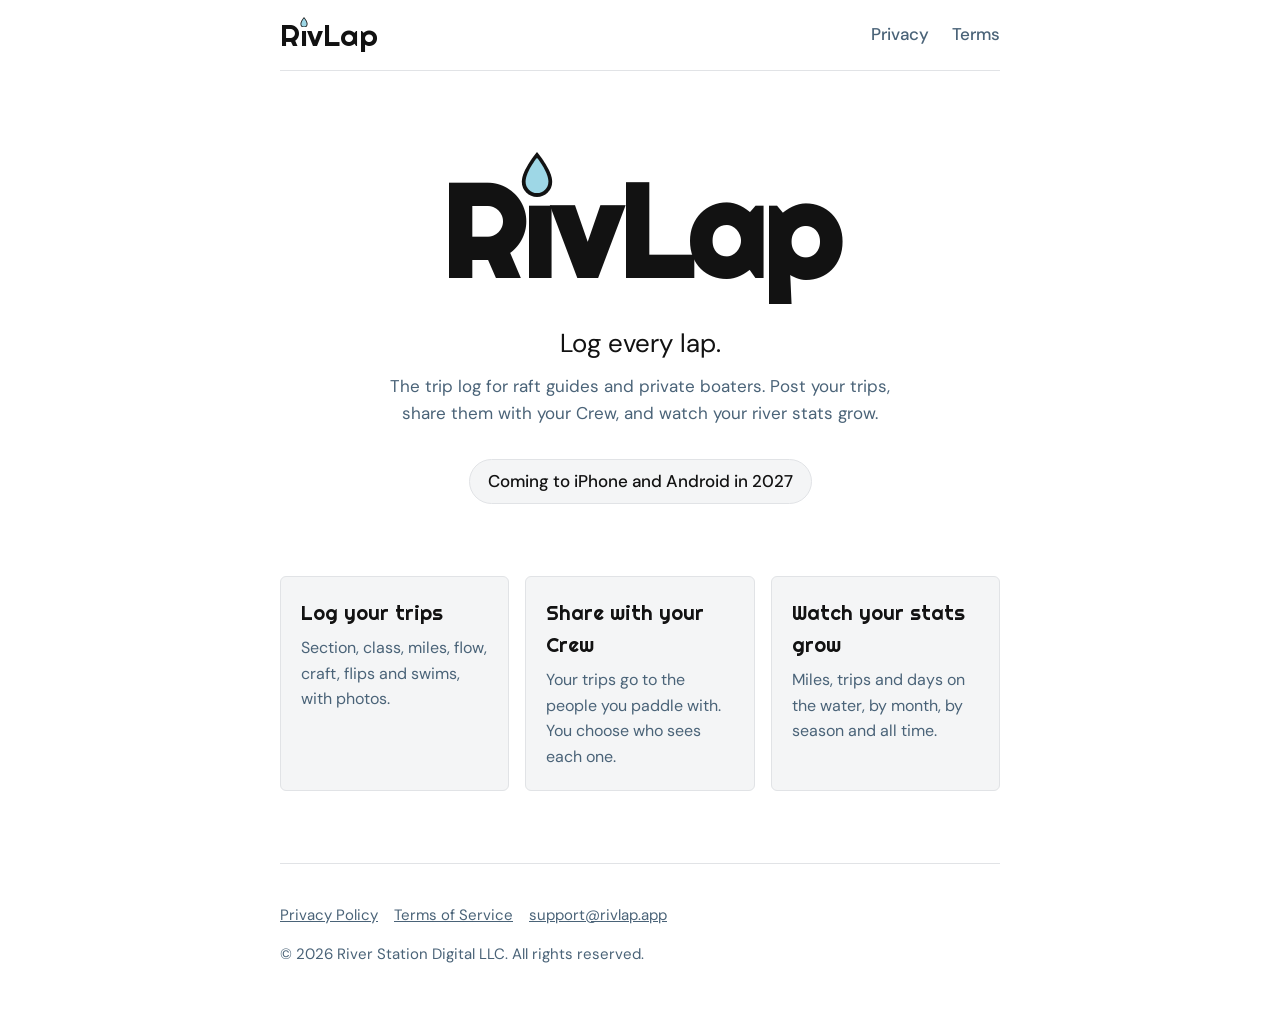
<file: index.html>
<!doctype html>
<html lang="en">
<head>
<meta charset="utf-8">
<meta name="viewport" content="width=device-width, initial-scale=1">
<title>RivLap</title>
<meta name="description" content="RivLap is the trip log for whitewater boaters. Log every lap, share it with your Crew, and watch your river stats grow. Coming 2027.">
<link rel="preconnect" href="https://fonts.googleapis.com">
<link rel="preconnect" href="https://fonts.gstatic.com" crossorigin>
<link href="https://fonts.googleapis.com/css2?family=DM+Sans:wght@400;500;700&family=Righteous&display=swap" rel="stylesheet">
<link rel="stylesheet" href="/style.css">
</head>
<body>
<div class="wrap">
  <header class="site">
    <a class="logo" href="/" aria-label="RivLap home">R<span class="i">ı<svg class="drop" viewBox="0 0 100 132" aria-hidden="true"><path class="o" d="M50 0C50 0 6 52 6 86a44 44 0 0 0 88 0C94 52 50 0 50 0Z"/><path class="f" d="M50 17C50 17 17 58 17 86a33 33 0 0 0 66 0C83 58 50 17 50 17Z"/></svg></span>vLap</a>
    <nav aria-label="Main">
      <a href="/privacy/">Privacy</a>
      <a href="/terms/">Terms</a>
    </nav>
  </header>

  <main>
    <section class="hero">
      <h1 class="logo" aria-label="RivLap">R<span class="i">ı<svg class="drop" viewBox="0 0 100 132" aria-hidden="true"><path class="o" d="M50 0C50 0 6 52 6 86a44 44 0 0 0 88 0C94 52 50 0 50 0Z"/><path class="f" d="M50 17C50 17 17 58 17 86a33 33 0 0 0 66 0C83 58 50 17 50 17Z"/></svg></span>vLap</h1>
      <p class="tagline">Log every lap.</p>
      <p class="sub">The trip log for raft guides and private boaters. Post your trips, share them with your Crew, and watch your river stats grow.</p>
      <span class="badge">Coming to iPhone and Android in 2027</span>
    </section>

    <section class="features" aria-label="Features">
      <div><h2>Log your trips</h2><p>Section, class, miles, flow, craft, flips and swims, with photos.</p></div>
      <div><h2>Share with your Crew</h2><p>Your trips go to the people you paddle with. You choose who sees each one.</p></div>
      <div><h2>Watch your stats grow</h2><p>Miles, trips and days on the water, by month, by season and all time.</p></div>
    </section>
  </main>

  <footer class="site">
    <p><a href="/privacy/">Privacy Policy</a><a href="/terms/">Terms of Service</a><a href="mailto:support@rivlap.app">support@rivlap.app</a></p>
    <p>&copy; 2026 River Station Digital LLC. All rights reserved.</p>
  </footer>
</div>
</body>
</html>
</file>
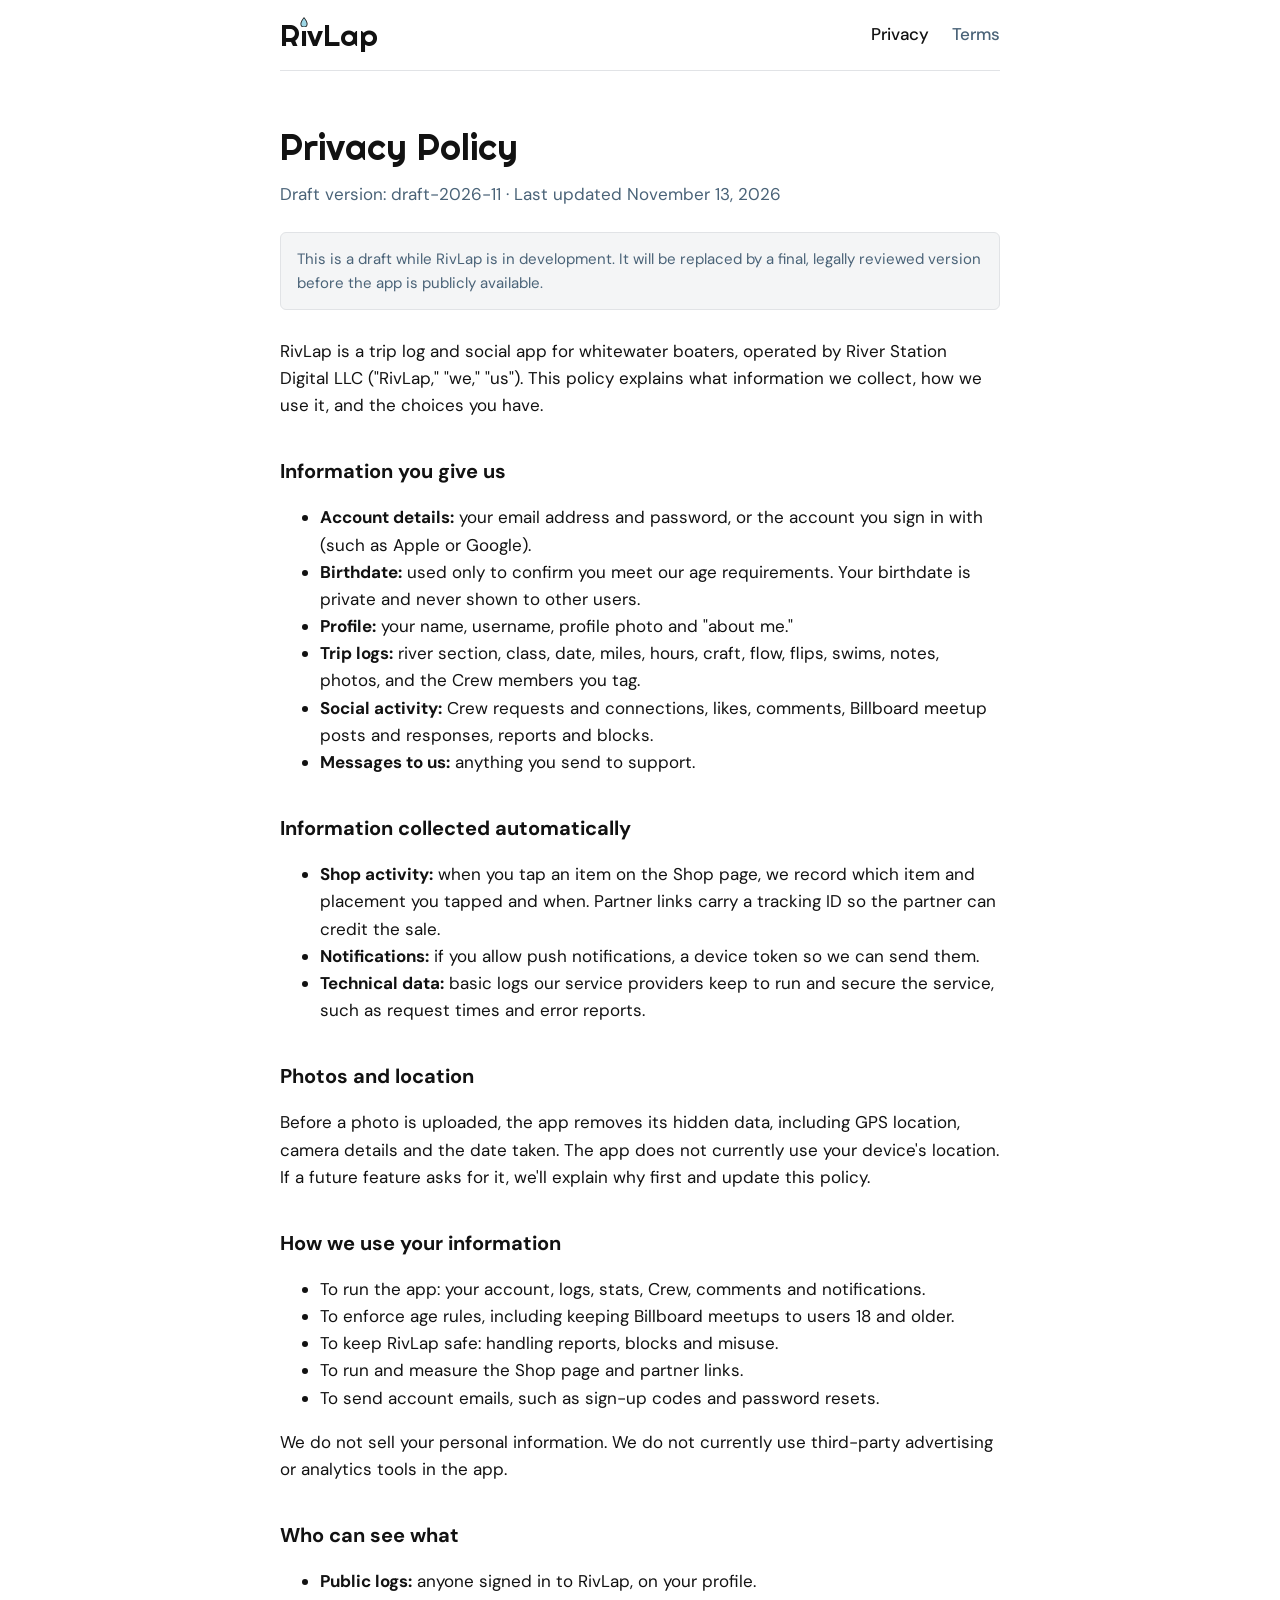
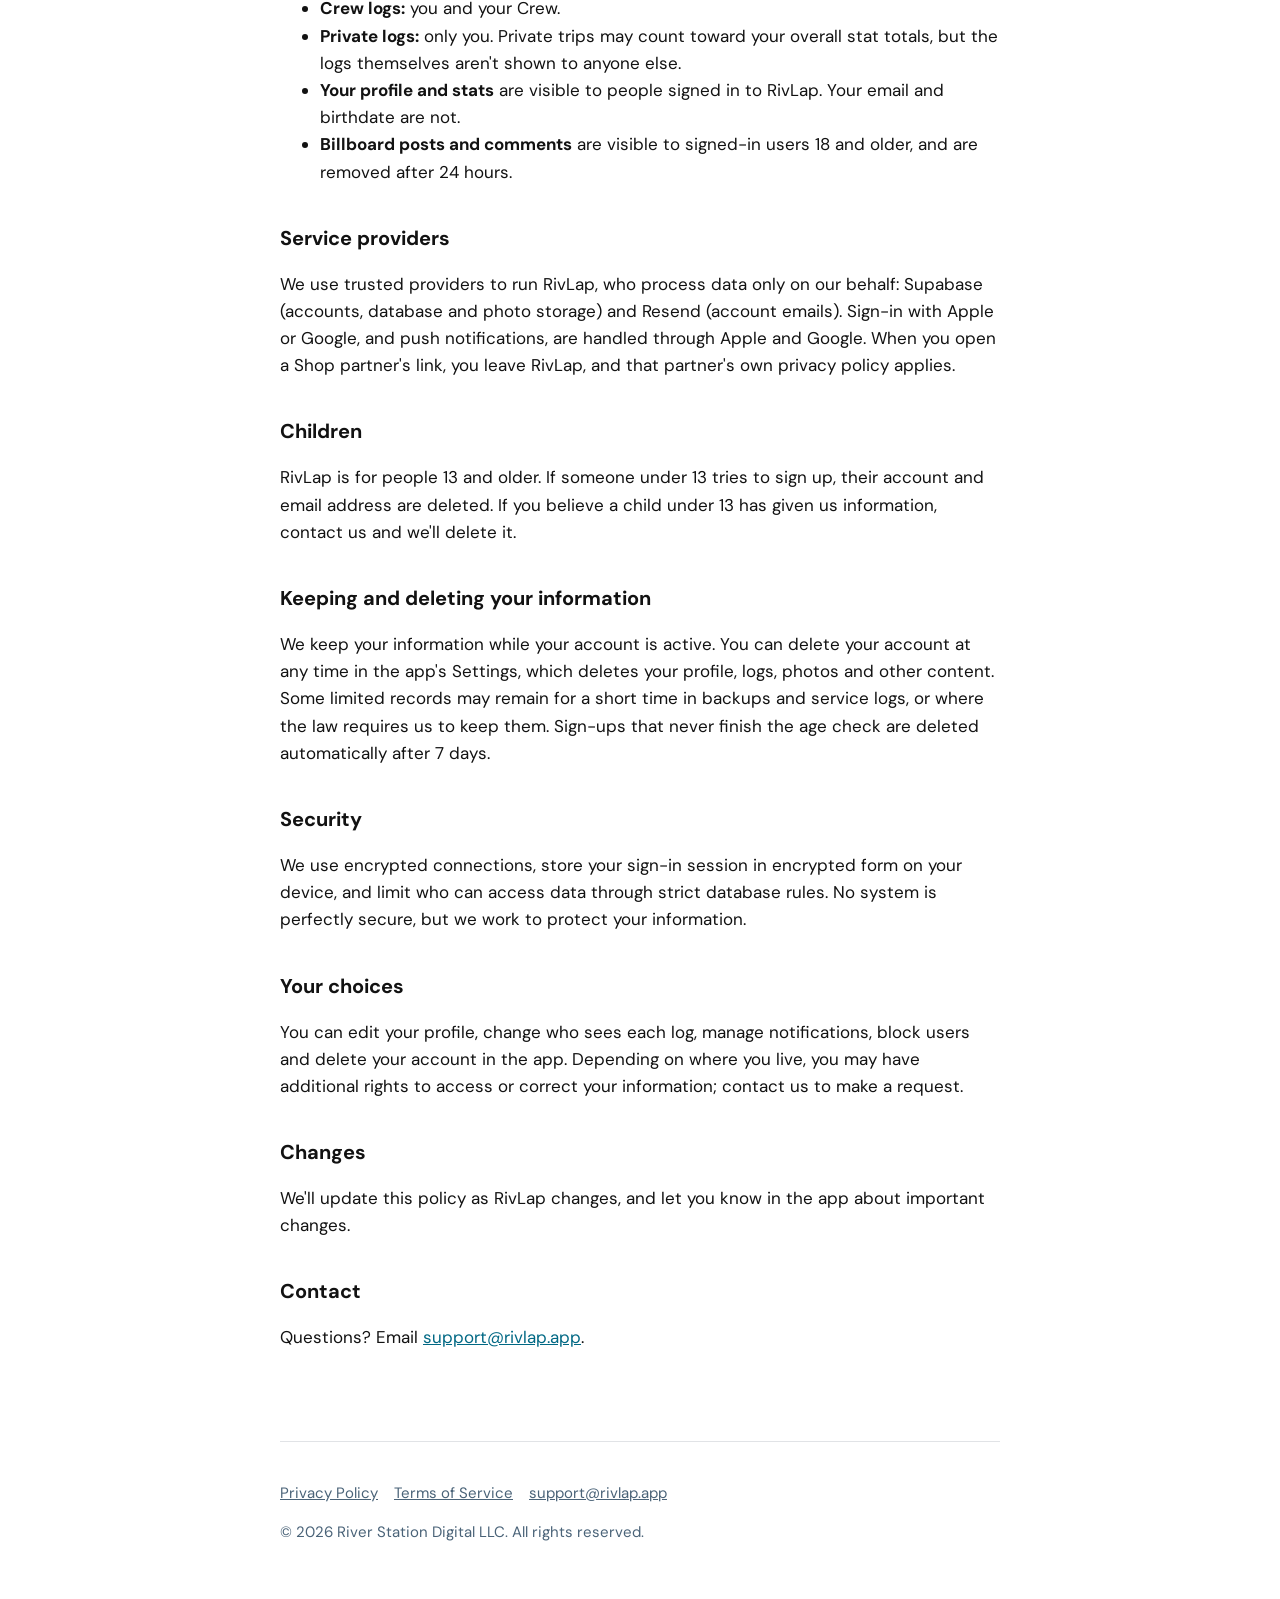
<file: privacy/index.html>
<!doctype html>
<html lang="en">
<head>
<meta charset="utf-8">
<meta name="viewport" content="width=device-width, initial-scale=1">
<title>Privacy Policy · RivLap</title>
<meta name="description" content="How RivLap collects, uses and protects your information.">
<link rel="preconnect" href="https://fonts.googleapis.com">
<link rel="preconnect" href="https://fonts.gstatic.com" crossorigin>
<link href="https://fonts.googleapis.com/css2?family=DM+Sans:wght@400;500;700&family=Righteous&display=swap" rel="stylesheet">
<link rel="stylesheet" href="/style.css">
</head>
<body>
<div class="wrap">
  <header class="site">
    <a class="logo" href="/" aria-label="RivLap home">R<span class="i">ı<svg class="drop" viewBox="0 0 100 132" aria-hidden="true"><path class="o" d="M50 0C50 0 6 52 6 86a44 44 0 0 0 88 0C94 52 50 0 50 0Z"/><path class="f" d="M50 17C50 17 17 58 17 86a33 33 0 0 0 66 0C83 58 50 17 50 17Z"/></svg></span>vLap</a>
    <nav aria-label="Main">
      <a href="/privacy/" aria-current="page">Privacy</a>
      <a href="/terms/">Terms</a>
    </nav>
  </header>

  <main class="doc">
    <h1>Privacy Policy</h1>
    <p class="meta">Draft version: draft-2026-11 · Last updated November 13, 2026</p>
    <p class="draft">This is a draft while RivLap is in development. It will be replaced by a final, legally reviewed version before the app is publicly available.</p>

    <p>RivLap is a trip log and social app for whitewater boaters, operated by River Station Digital LLC ("RivLap," "we," "us"). This policy explains what information we collect, how we use it, and the choices you have.</p>

    <h2>Information you give us</h2>
    <ul>
      <li><strong>Account details:</strong> your email address and password, or the account you sign in with (such as Apple or Google).</li>
      <li><strong>Birthdate:</strong> used only to confirm you meet our age requirements. Your birthdate is private and never shown to other users.</li>
      <li><strong>Profile:</strong> your name, username, profile photo and "about me."</li>
      <li><strong>Trip logs:</strong> river section, class, date, miles, hours, craft, flow, flips, swims, notes, photos, and the Crew members you tag.</li>
      <li><strong>Social activity:</strong> Crew requests and connections, likes, comments, Billboard meetup posts and responses, reports and blocks.</li>
      <li><strong>Messages to us:</strong> anything you send to support.</li>
    </ul>

    <h2>Information collected automatically</h2>
    <ul>
      <li><strong>Shop activity:</strong> when you tap an item on the Shop page, we record which item and placement you tapped and when. Partner links carry a tracking ID so the partner can credit the sale.</li>
      <li><strong>Notifications:</strong> if you allow push notifications, a device token so we can send them.</li>
      <li><strong>Technical data:</strong> basic logs our service providers keep to run and secure the service, such as request times and error reports.</li>
    </ul>

    <h2>Photos and location</h2>
    <p>Before a photo is uploaded, the app removes its hidden data, including GPS location, camera details and the date taken. The app does not currently use your device's location. If a future feature asks for it, we'll explain why first and update this policy.</p>

    <h2>How we use your information</h2>
    <ul>
      <li>To run the app: your account, logs, stats, Crew, comments and notifications.</li>
      <li>To enforce age rules, including keeping Billboard meetups to users 18 and older.</li>
      <li>To keep RivLap safe: handling reports, blocks and misuse.</li>
      <li>To run and measure the Shop page and partner links.</li>
      <li>To send account emails, such as sign-up codes and password resets.</li>
    </ul>
    <p>We do not sell your personal information. We do not currently use third-party advertising or analytics tools in the app.</p>

    <h2>Who can see what</h2>
    <ul>
      <li><strong>Public logs:</strong> anyone signed in to RivLap, on your profile.</li>
      <li><strong>Crew logs:</strong> you and your Crew.</li>
      <li><strong>Private logs:</strong> only you. Private trips may count toward your overall stat totals, but the logs themselves aren't shown to anyone else.</li>
      <li><strong>Your profile and stats</strong> are visible to people signed in to RivLap. Your email and birthdate are not.</li>
      <li><strong>Billboard posts and comments</strong> are visible to signed-in users 18 and older, and are removed after 24 hours.</li>
    </ul>

    <h2>Service providers</h2>
    <p>We use trusted providers to run RivLap, who process data only on our behalf: Supabase (accounts, database and photo storage) and Resend (account emails). Sign-in with Apple or Google, and push notifications, are handled through Apple and Google. When you open a Shop partner's link, you leave RivLap, and that partner's own privacy policy applies.</p>

    <h2>Children</h2>
    <p>RivLap is for people 13 and older. If someone under 13 tries to sign up, their account and email address are deleted. If you believe a child under 13 has given us information, contact us and we'll delete it.</p>

    <h2>Keeping and deleting your information</h2>
    <p>We keep your information while your account is active. You can delete your account at any time in the app's Settings, which deletes your profile, logs, photos and other content. Some limited records may remain for a short time in backups and service logs, or where the law requires us to keep them. Sign-ups that never finish the age check are deleted automatically after 7 days.</p>

    <h2>Security</h2>
    <p>We use encrypted connections, store your sign-in session in encrypted form on your device, and limit who can access data through strict database rules. No system is perfectly secure, but we work to protect your information.</p>

    <h2>Your choices</h2>
    <p>You can edit your profile, change who sees each log, manage notifications, block users and delete your account in the app. Depending on where you live, you may have additional rights to access or correct your information; contact us to make a request.</p>

    <h2>Changes</h2>
    <p>We'll update this policy as RivLap changes, and let you know in the app about important changes.</p>

    <h2>Contact</h2>
    <p>Questions? Email <a href="mailto:support@rivlap.app">support@rivlap.app</a>.</p>
  </main>

  <footer class="site">
    <p><a href="/privacy/">Privacy Policy</a><a href="/terms/">Terms of Service</a><a href="mailto:support@rivlap.app">support@rivlap.app</a></p>
    <p>&copy; 2026 River Station Digital LLC. All rights reserved.</p>
  </footer>
</div>
</body>
</html>
</file>
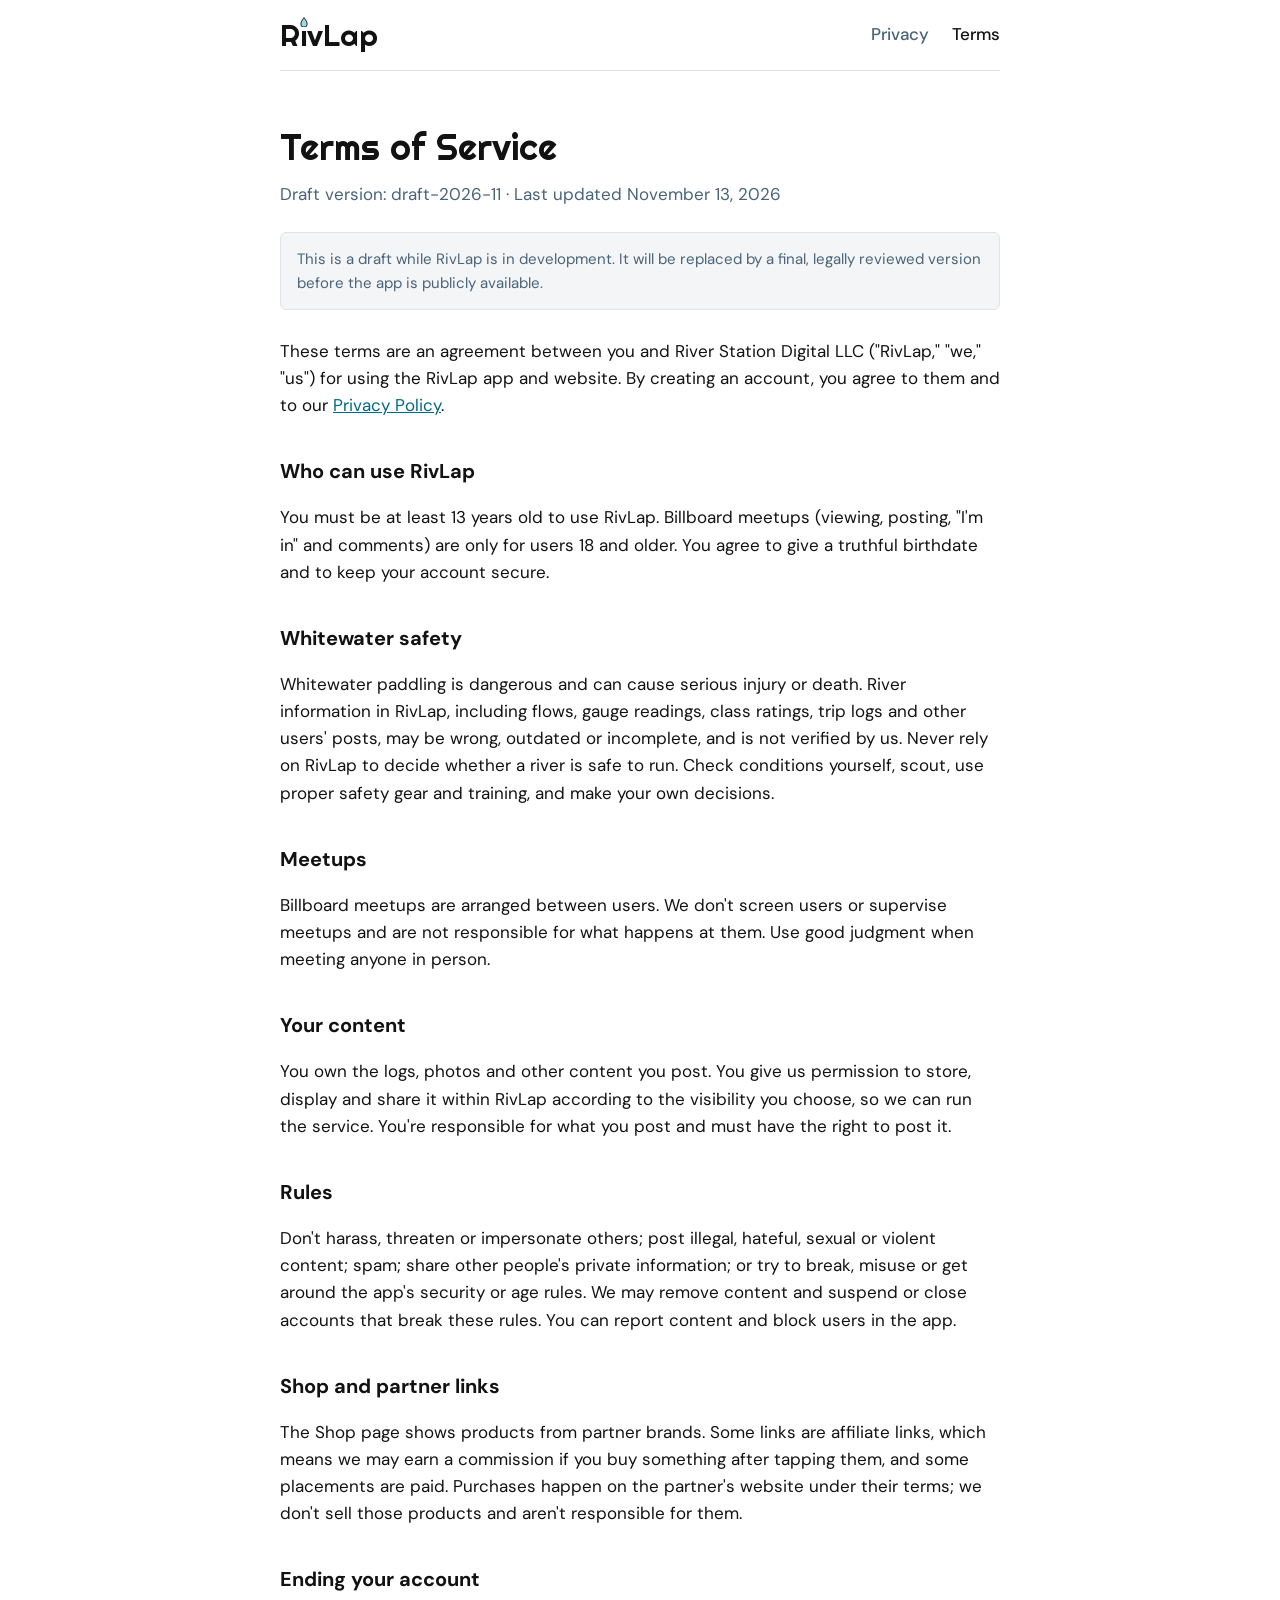
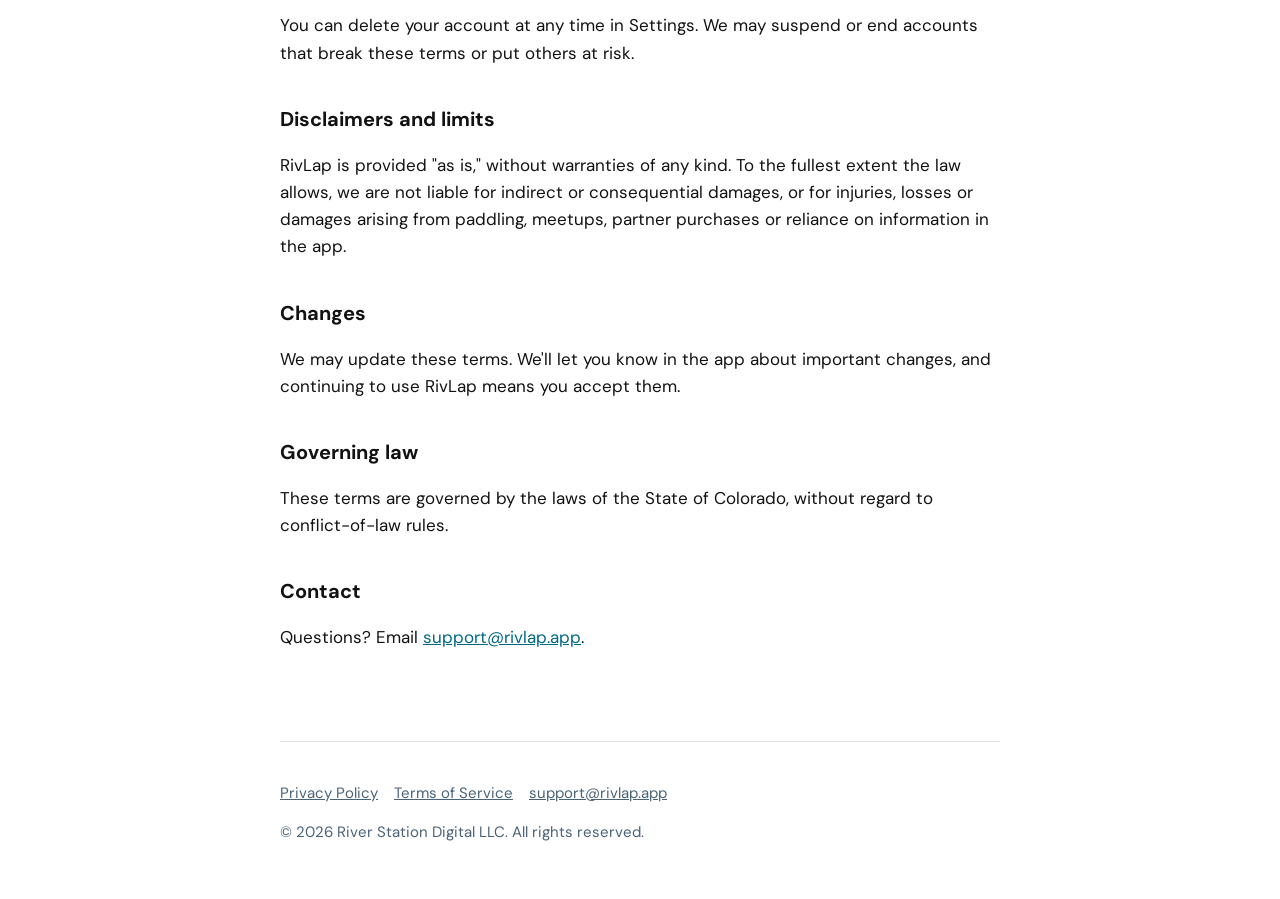
<file: terms/index.html>
<!doctype html>
<html lang="en">
<head>
<meta charset="utf-8">
<meta name="viewport" content="width=device-width, initial-scale=1">
<title>Terms of Service · RivLap</title>
<meta name="description" content="The terms for using RivLap.">
<link rel="preconnect" href="https://fonts.googleapis.com">
<link rel="preconnect" href="https://fonts.gstatic.com" crossorigin>
<link href="https://fonts.googleapis.com/css2?family=DM+Sans:wght@400;500;700&family=Righteous&display=swap" rel="stylesheet">
<link rel="stylesheet" href="/style.css">
</head>
<body>
<div class="wrap">
  <header class="site">
    <a class="logo" href="/" aria-label="RivLap home">R<span class="i">ı<svg class="drop" viewBox="0 0 100 132" aria-hidden="true"><path class="o" d="M50 0C50 0 6 52 6 86a44 44 0 0 0 88 0C94 52 50 0 50 0Z"/><path class="f" d="M50 17C50 17 17 58 17 86a33 33 0 0 0 66 0C83 58 50 17 50 17Z"/></svg></span>vLap</a>
    <nav aria-label="Main">
      <a href="/privacy/">Privacy</a>
      <a href="/terms/" aria-current="page">Terms</a>
    </nav>
  </header>

  <main class="doc">
    <h1>Terms of Service</h1>
    <p class="meta">Draft version: draft-2026-11 · Last updated November 13, 2026</p>
    <p class="draft">This is a draft while RivLap is in development. It will be replaced by a final, legally reviewed version before the app is publicly available.</p>

    <p>These terms are an agreement between you and River Station Digital LLC ("RivLap," "we," "us") for using the RivLap app and website. By creating an account, you agree to them and to our <a href="/privacy/">Privacy Policy</a>.</p>

    <h2>Who can use RivLap</h2>
    <p>You must be at least 13 years old to use RivLap. Billboard meetups (viewing, posting, "I'm in" and comments) are only for users 18 and older. You agree to give a truthful birthdate and to keep your account secure.</p>

    <h2>Whitewater safety</h2>
    <p>Whitewater paddling is dangerous and can cause serious injury or death. River information in RivLap, including flows, gauge readings, class ratings, trip logs and other users' posts, may be wrong, outdated or incomplete, and is not verified by us. Never rely on RivLap to decide whether a river is safe to run. Check conditions yourself, scout, use proper safety gear and training, and make your own decisions.</p>

    <h2>Meetups</h2>
    <p>Billboard meetups are arranged between users. We don't screen users or supervise meetups and are not responsible for what happens at them. Use good judgment when meeting anyone in person.</p>

    <h2>Your content</h2>
    <p>You own the logs, photos and other content you post. You give us permission to store, display and share it within RivLap according to the visibility you choose, so we can run the service. You're responsible for what you post and must have the right to post it.</p>

    <h2>Rules</h2>
    <p>Don't harass, threaten or impersonate others; post illegal, hateful, sexual or violent content; spam; share other people's private information; or try to break, misuse or get around the app's security or age rules. We may remove content and suspend or close accounts that break these rules. You can report content and block users in the app.</p>

    <h2>Shop and partner links</h2>
    <p>The Shop page shows products from partner brands. Some links are affiliate links, which means we may earn a commission if you buy something after tapping them, and some placements are paid. Purchases happen on the partner's website under their terms; we don't sell those products and aren't responsible for them.</p>

    <h2>Ending your account</h2>
    <p>You can delete your account at any time in Settings. We may suspend or end accounts that break these terms or put others at risk.</p>

    <h2>Disclaimers and limits</h2>
    <p>RivLap is provided "as is," without warranties of any kind. To the fullest extent the law allows, we are not liable for indirect or consequential damages, or for injuries, losses or damages arising from paddling, meetups, partner purchases or reliance on information in the app.</p>

    <h2>Changes</h2>
    <p>We may update these terms. We'll let you know in the app about important changes, and continuing to use RivLap means you accept them.</p>

    <h2>Governing law</h2>
    <p>These terms are governed by the laws of the State of Colorado, without regard to conflict-of-law rules.</p>

    <h2>Contact</h2>
    <p>Questions? Email <a href="mailto:support@rivlap.app">support@rivlap.app</a>.</p>
  </main>

  <footer class="site">
    <p><a href="/privacy/">Privacy Policy</a><a href="/terms/">Terms of Service</a><a href="mailto:support@rivlap.app">support@rivlap.app</a></p>
    <p>&copy; 2026 River Station Digital LLC. All rights reserved.</p>
  </footer>
</div>
</body>
</html>
</file>
<file: style.css>
:root {
  --bg: #121212;
  --surface: #1c1c1c;
  --border: #2e2e2e;
  --text: #f2f2f2;
  --muted: #b5b5b5;
  --accent: #9ed7e6;
  --drop-outline: #f2f2f2;
}
@media (prefers-color-scheme: light) {
  :root {
    --bg: #ffffff;
    --surface: #f4f5f6;
    --border: #e1e3e6;
    --text: #121212;
    --muted: #4a6378;
    --accent: #006884;
    --drop-outline: #121212;
  }
}
* { box-sizing: border-box; }
html { -webkit-text-size-adjust: 100%; }
body {
  margin: 0;
  background: var(--bg);
  color: var(--text);
  font-family: "DM Sans", system-ui, -apple-system, sans-serif;
  font-size: 17px;
  line-height: 1.6;
}
a { color: var(--accent); }
a:focus-visible { outline: 2px solid var(--accent); outline-offset: 3px; }

.wrap { max-width: 760px; margin: 0 auto; padding: 0 20px; }

header.site {
  display: flex; align-items: center; justify-content: space-between;
  padding: 20px 0; border-bottom: 1px solid var(--border);
}
header.site nav a { margin-left: 18px; text-decoration: none; color: var(--muted); font-weight: 500; }
header.site nav a:hover, header.site nav a[aria-current="page"] { color: var(--text); }

/* Wordmark: "RivLap" with a water drop as the dot of the i */
.logo {
  font-family: "Righteous", system-ui, sans-serif;
  color: var(--text); text-decoration: none; line-height: 1;
  display: inline-flex; align-items: baseline; white-space: nowrap;
  letter-spacing: -0.01em;
}
.logo .i { position: relative; display: inline-block; }
.logo .drop { position: absolute; left: 50%; transform: translateX(-50%); width: 0.27em; bottom: 0.76em; }
.logo .drop .o { fill: var(--drop-outline); }
.logo .drop .f { fill: #9ed7e6; }
header.site .logo { font-size: 30px; }

.hero { text-align: center; padding: 96px 0 72px; }
.hero .logo { font-size: clamp(72px, 18vw, 128px); margin: 0; }
.hero .tagline { font-size: clamp(20px, 4.5vw, 26px); margin: 28px 0 8px; }
.hero .sub { color: var(--muted); max-width: 520px; margin: 0 auto; }
.badge {
  display: inline-block; margin-top: 32px; padding: 8px 18px; border-radius: 999px;
  border: 1px solid var(--border); background: var(--surface); font-weight: 500;
}

.features { display: grid; gap: 16px; grid-template-columns: repeat(auto-fit, minmax(200px, 1fr)); padding-bottom: 72px; }
.features div { background: var(--surface); border: 1px solid var(--border); border-radius: 6px; padding: 20px; }
.features h2 { font-family: "Righteous", system-ui, sans-serif; font-weight: 400; font-size: 20px; margin: 0 0 6px; }
.features p { margin: 0; color: var(--muted); font-size: 16px; }

.doc { padding: 48px 0 72px; }
.doc h1 { font-family: "Righteous", system-ui, sans-serif; font-weight: 400; font-size: 36px; margin: 0 0 4px; }
.doc h2 { font-size: 20px; margin: 36px 0 8px; }
.doc .meta { color: var(--muted); margin: 0 0 24px; }
.draft {
  border: 1px solid var(--border); background: var(--surface); border-radius: 6px;
  padding: 14px 16px; margin: 0 0 28px; font-size: 15px; color: var(--muted);
}

footer.site { border-top: 1px solid var(--border); padding: 24px 0 40px; color: var(--muted); font-size: 15px; }
footer.site a { color: var(--muted); margin-right: 16px; }
</file>
